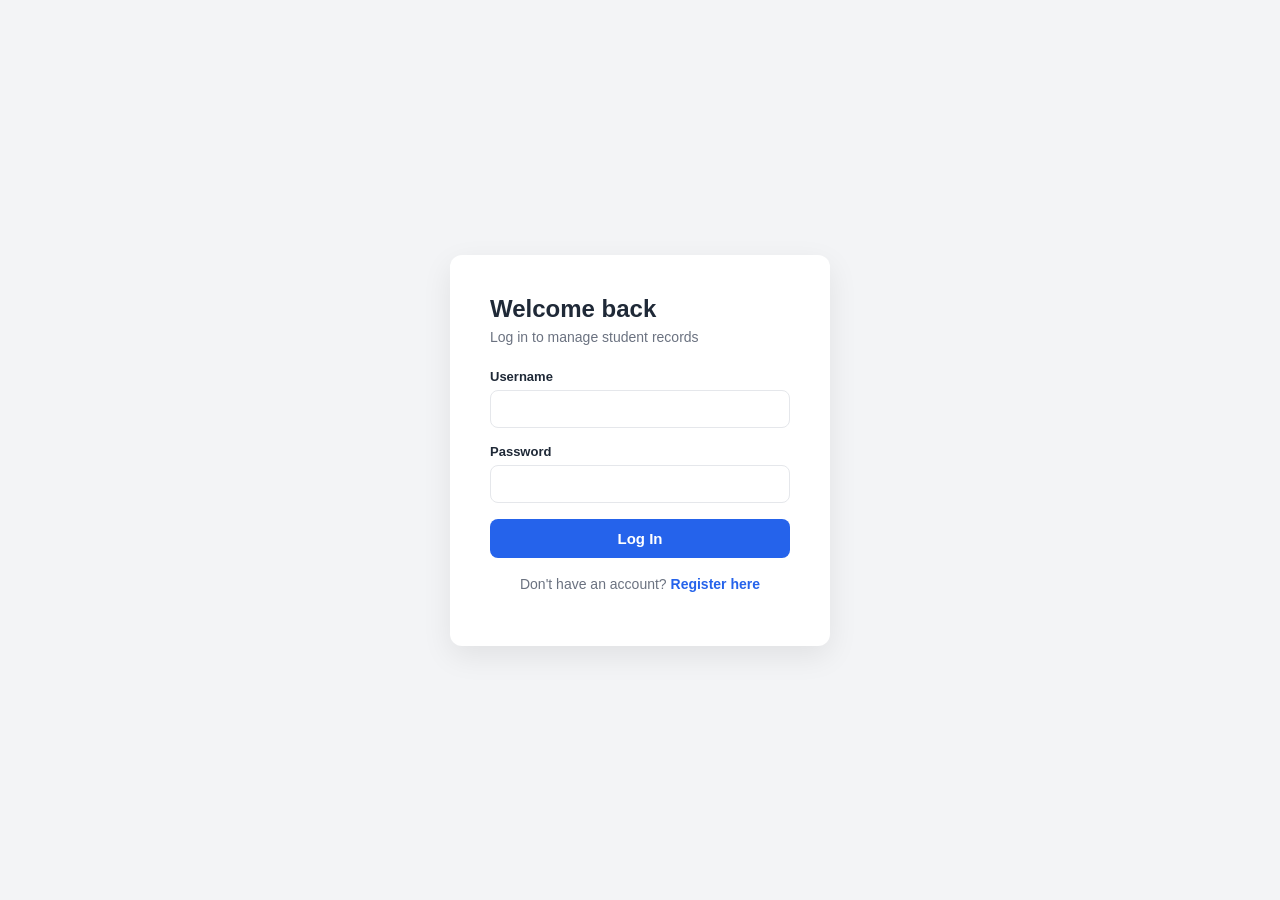
<file: frontend/index.html>
<!DOCTYPE html>
<html lang="en">
<head>
<meta charset="UTF-8">
<meta name="viewport" content="width=device-width, initial-scale=1.0">
<title>Login | Student Management System</title>
<link rel="stylesheet" href="css/style.css">
</head>
<body>

<div class="auth-wrapper">
  <div class="auth-card">
    <h1>Welcome back</h1>
    <p class="subtitle">Log in to manage student records</p>

    <div id="alertBox" class="alert"></div>

    <form id="loginForm" novalidate>
      <div class="field">
        <label for="username">Username</label>
        <input type="text" id="username" name="username" autocomplete="username" required>
        <small class="error" id="usernameError"></small>
      </div>

      <div class="field">
        <label for="password">Password</label>
        <input type="password" id="password" name="password" autocomplete="current-password" required>
        <small class="error" id="passwordError"></small>
      </div>

      <button type="submit" class="btn" id="loginBtn">Log In</button>
    </form>

    <p class="auth-footer">Don't have an account? <a href="register.html">Register here</a></p>
  </div>
</div>

<script src="js/config.js"></script>
<script src="js/auth.js"></script>
</body>
</html>
</file>
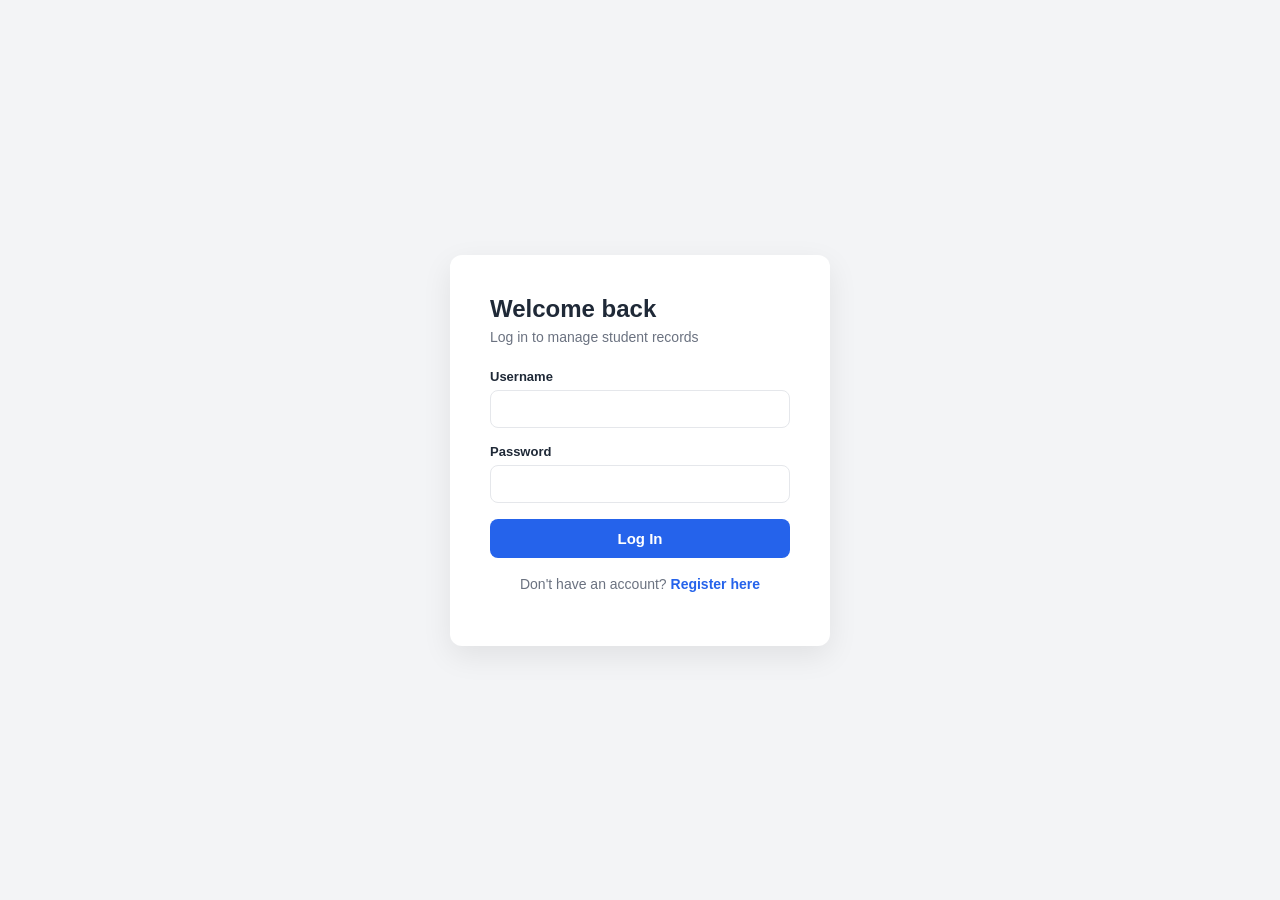
<file: frontend/dashboard.html>
<!DOCTYPE html>
<html lang="en">
<head>
<meta charset="UTF-8">
<meta name="viewport" content="width=device-width, initial-scale=1.0">
<title>Dashboard | Student Management System</title>
<link rel="stylesheet" href="css/style.css">
</head>
<body>

<div class="topbar">
  <h2>🎓 Student Management System</h2>
  <div class="user-info">
    <span>Logged in as <strong id="loggedInUser"></strong></span>
    <button class="btn secondary small" id="logoutBtn">Logout</button>
  </div>
</div>

<div class="container">

  <div class="toolbar">
    <input type="text" id="searchInput" placeholder="Search by name, roll no., or department...">
    <button class="btn small" id="addStudentBtn">+ Add Student</button>
  </div>

  <div class="card">
    <table>
      <thead>
        <tr>
          <th>Roll No.</th>
          <th>Name</th>
          <th>Department</th>
          <th>Year</th>
          <th>Email</th>
          <th>Phone</th>
          <th>Actions</th>
        </tr>
      </thead>
      <tbody id="studentsTableBody">
        <!-- rows injected by app.js -->
      </tbody>
    </table>
    <div class="empty-state" id="emptyState" style="display:none;">
      No students found. Click "Add Student" to create the first record.
    </div>
  </div>
</div>

<!-- Add / Edit Modal -->
<div class="modal-overlay" id="modalOverlay">
  <div class="modal">
    <h3 id="modalTitle">Add Student</h3>
    <form id="studentForm" novalidate>
      <input type="hidden" id="studentId">

      <div class="field">
        <label for="name">Full Name</label>
        <input type="text" id="name" required>
        <small class="error" id="nameError"></small>
      </div>

      <div class="field">
        <label for="roll_number">Roll Number</label>
        <input type="text" id="roll_number" required>
        <small class="error" id="roll_numberError"></small>
      </div>

      <div class="field">
        <label for="email">Email</label>
        <input type="email" id="email" required>
        <small class="error" id="emailError"></small>
      </div>

      <div class="field">
        <label for="department">Department</label>
        <input type="text" id="department" required>
        <small class="error" id="departmentError"></small>
      </div>

      <div class="field">
        <label for="year">Year</label>
        <select id="year" required>
          <option value="">Select year</option>
          <option value="1">1st Year</option>
          <option value="2">2nd Year</option>
          <option value="3">3rd Year</option>
          <option value="4">4th Year</option>
        </select>
        <small class="error" id="yearError"></small>
      </div>

      <div class="field">
        <label for="phone">Phone (optional)</label>
        <input type="text" id="phone" placeholder="10-digit number">
        <small class="error" id="phoneError"></small>
      </div>

      <div class="modal-actions">
        <button type="button" class="btn secondary" id="cancelBtn">Cancel</button>
        <button type="submit" class="btn" id="saveBtn">Save</button>
      </div>
    </form>
  </div>
</div>

<!-- Delete Confirm Modal -->
<div class="modal-overlay" id="deleteOverlay">
  <div class="modal">
    <h3>Delete student?</h3>
    <p id="deleteMessage" style="color:var(--muted);"></p>
    <div class="modal-actions">
      <button type="button" class="btn secondary" id="cancelDeleteBtn">Cancel</button>
      <button type="button" class="btn danger" id="confirmDeleteBtn">Delete</button>
    </div>
  </div>
</div>

<div class="toast" id="toast"></div>

<script src="js/config.js"></script>
<script src="js/api.js"></script>
<script src="js/app.js"></script>
</body>
</html>
</file>
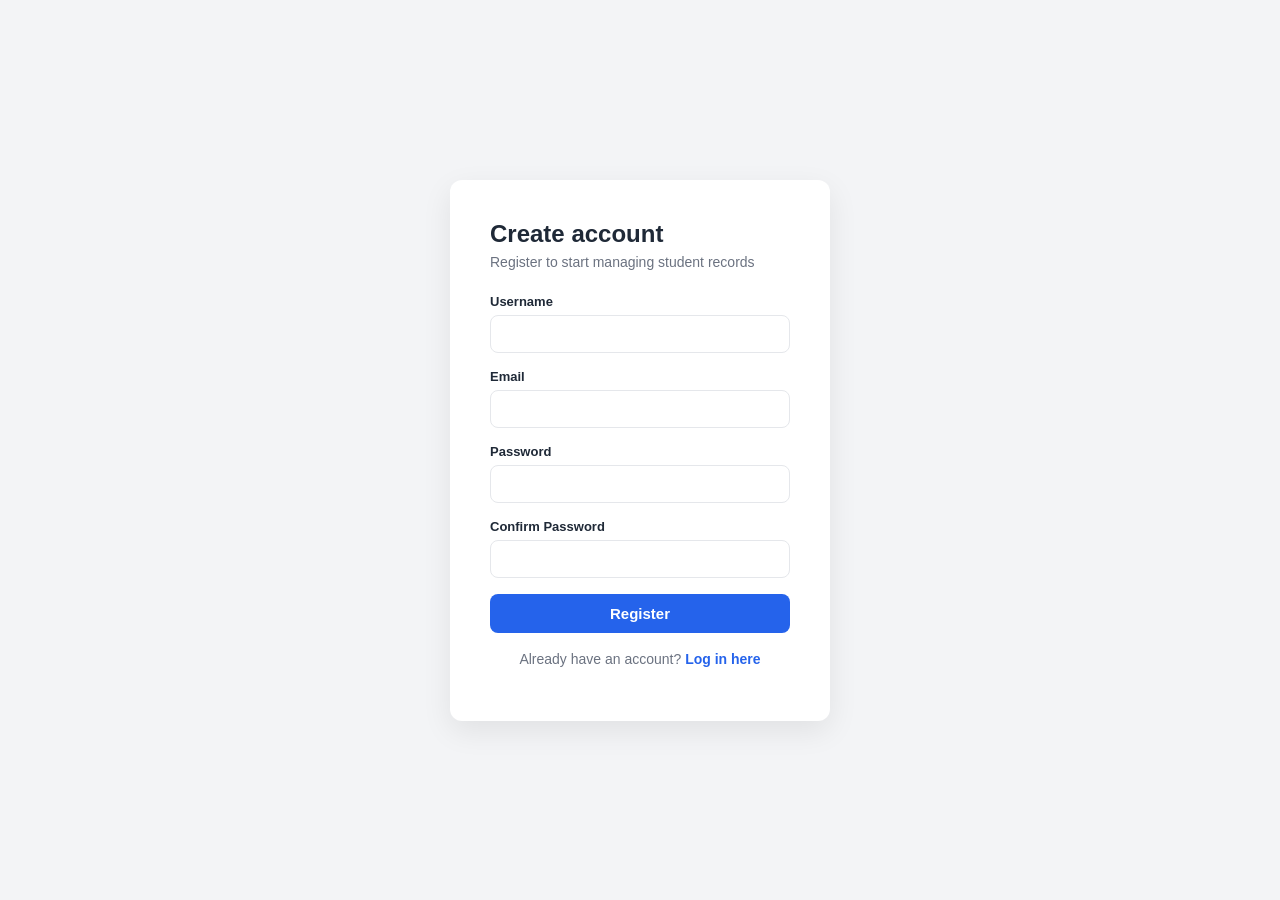
<file: frontend/register.html>
<!DOCTYPE html>
<html lang="en">
<head>
<meta charset="UTF-8">
<meta name="viewport" content="width=device-width, initial-scale=1.0">
<title>Register | Student Management System</title>
<link rel="stylesheet" href="css/style.css">
</head>
<body>

<div class="auth-wrapper">
  <div class="auth-card">
    <h1>Create account</h1>
    <p class="subtitle">Register to start managing student records</p>

    <div id="alertBox" class="alert"></div>

    <form id="registerForm" novalidate>
      <div class="field">
        <label for="username">Username</label>
        <input type="text" id="username" name="username" autocomplete="username" required minlength="3">
        <small class="error" id="usernameError"></small>
      </div>

      <div class="field">
        <label for="email">Email</label>
        <input type="email" id="email" name="email" autocomplete="email" required>
        <small class="error" id="emailError"></small>
      </div>

      <div class="field">
        <label for="password">Password</label>
        <input type="password" id="password" name="password" autocomplete="new-password" required minlength="6">
        <small class="error" id="passwordError"></small>
      </div>

      <div class="field">
        <label for="password2">Confirm Password</label>
        <input type="password" id="password2" name="password2" autocomplete="new-password" required minlength="6">
        <small class="error" id="password2Error"></small>
      </div>

      <button type="submit" class="btn" id="registerBtn">Register</button>
    </form>

    <p class="auth-footer">Already have an account? <a href="index.html">Log in here</a></p>
  </div>
</div>

<script src="js/config.js"></script>
<script src="js/auth.js"></script>
</body>
</html>
</file>
<file: frontend/css/style.css>
:root {
  --primary: #2563eb;
  --primary-dark: #1d4ed8;
  --danger: #dc2626;
  --success: #16a34a;
  --bg: #f3f4f6;
  --card-bg: #ffffff;
  --text: #1f2937;
  --muted: #6b7280;
  --border: #e5e7eb;
}

* { box-sizing: border-box; }

body {
  margin: 0;
  font-family: 'Segoe UI', Arial, sans-serif;
  background: var(--bg);
  color: var(--text);
}

/* ---------- Auth pages ---------- */
.auth-wrapper {
  min-height: 100vh;
  display: flex;
  align-items: center;
  justify-content: center;
  padding: 20px;
}

.auth-card {
  background: var(--card-bg);
  padding: 40px;
  border-radius: 12px;
  box-shadow: 0 10px 30px rgba(0,0,0,0.08);
  width: 100%;
  max-width: 380px;
}

.auth-card h1 {
  margin: 0 0 6px;
  font-size: 24px;
}

.auth-card p.subtitle {
  margin: 0 0 24px;
  color: var(--muted);
  font-size: 14px;
}

.field {
  margin-bottom: 16px;
}

.field label {
  display: block;
  font-size: 13px;
  font-weight: 600;
  margin-bottom: 6px;
}

.field input, .field select {
  width: 100%;
  padding: 10px 12px;
  border: 1px solid var(--border);
  border-radius: 8px;
  font-size: 14px;
}

.field input:focus, .field select:focus {
  outline: none;
  border-color: var(--primary);
  box-shadow: 0 0 0 3px rgba(37,99,235,0.15);
}

.field small.error {
  color: var(--danger);
  display: none;
  margin-top: 4px;
  font-size: 12px;
}

.btn {
  width: 100%;
  padding: 11px;
  border: none;
  border-radius: 8px;
  background: var(--primary);
  color: #fff;
  font-size: 15px;
  font-weight: 600;
  cursor: pointer;
  transition: background 0.15s;
}

.btn:hover { background: var(--primary-dark); }
.btn.secondary { background: var(--muted); }
.btn.danger { background: var(--danger); }
.btn.small { width: auto; padding: 6px 12px; font-size: 13px; }

.auth-footer {
  text-align: center;
  margin-top: 18px;
  font-size: 14px;
  color: var(--muted);
}

.auth-footer a { color: var(--primary); text-decoration: none; font-weight: 600; }

.alert {
  padding: 10px 12px;
  border-radius: 8px;
  font-size: 13px;
  margin-bottom: 16px;
  display: none;
}

.alert.error { background: #fee2e2; color: #991b1b; display: block; }
.alert.success { background: #dcfce7; color: #166534; display: block; }

/* ---------- Dashboard ---------- */
.topbar {
  background: var(--card-bg);
  border-bottom: 1px solid var(--border);
  padding: 14px 28px;
  display: flex;
  align-items: center;
  justify-content: space-between;
}

.topbar h2 { margin: 0; font-size: 18px; }
.topbar .user-info { display: flex; align-items: center; gap: 14px; font-size: 14px; color: var(--muted); }

.container {
  max-width: 1100px;
  margin: 24px auto;
  padding: 0 20px;
}

.toolbar {
  display: flex;
  justify-content: space-between;
  align-items: center;
  gap: 12px;
  margin-bottom: 16px;
  flex-wrap: wrap;
}

.toolbar input[type="text"] {
  padding: 9px 12px;
  border-radius: 8px;
  border: 1px solid var(--border);
  min-width: 240px;
}

.card {
  background: var(--card-bg);
  border-radius: 12px;
  box-shadow: 0 1px 3px rgba(0,0,0,0.06);
  overflow: hidden;
}

table {
  width: 100%;
  border-collapse: collapse;
}

thead { background: #f9fafb; }

th, td {
  text-align: left;
  padding: 12px 16px;
  font-size: 14px;
  border-bottom: 1px solid var(--border);
}

tbody tr:hover { background: #f9fafb; }

.actions-cell { display: flex; gap: 8px; }

.empty-state {
  padding: 40px;
  text-align: center;
  color: var(--muted);
}

/* Modal */
.modal-overlay {
  position: fixed;
  inset: 0;
  background: rgba(0,0,0,0.45);
  display: none;
  align-items: center;
  justify-content: center;
  z-index: 100;
}

.modal-overlay.open { display: flex; }

.modal {
  background: #fff;
  border-radius: 12px;
  padding: 28px;
  width: 100%;
  max-width: 420px;
  max-height: 90vh;
  overflow-y: auto;
}

.modal h3 { margin-top: 0; }

.modal-actions {
  display: flex;
  gap: 10px;
  margin-top: 20px;
}

.modal-actions .btn { width: auto; flex: 1; }

.badge {
  display: inline-block;
  padding: 2px 8px;
  border-radius: 999px;
  font-size: 12px;
  background: #eef2ff;
  color: var(--primary-dark);
}

.toast {
  position: fixed;
  bottom: 24px;
  right: 24px;
  padding: 12px 18px;
  border-radius: 8px;
  color: #fff;
  font-size: 14px;
  opacity: 0;
  transform: translateY(10px);
  transition: all 0.25s;
  z-index: 200;
}

.toast.show { opacity: 1; transform: translateY(0); }
.toast.success { background: var(--success); }
.toast.error { background: var(--danger); }
</file>
